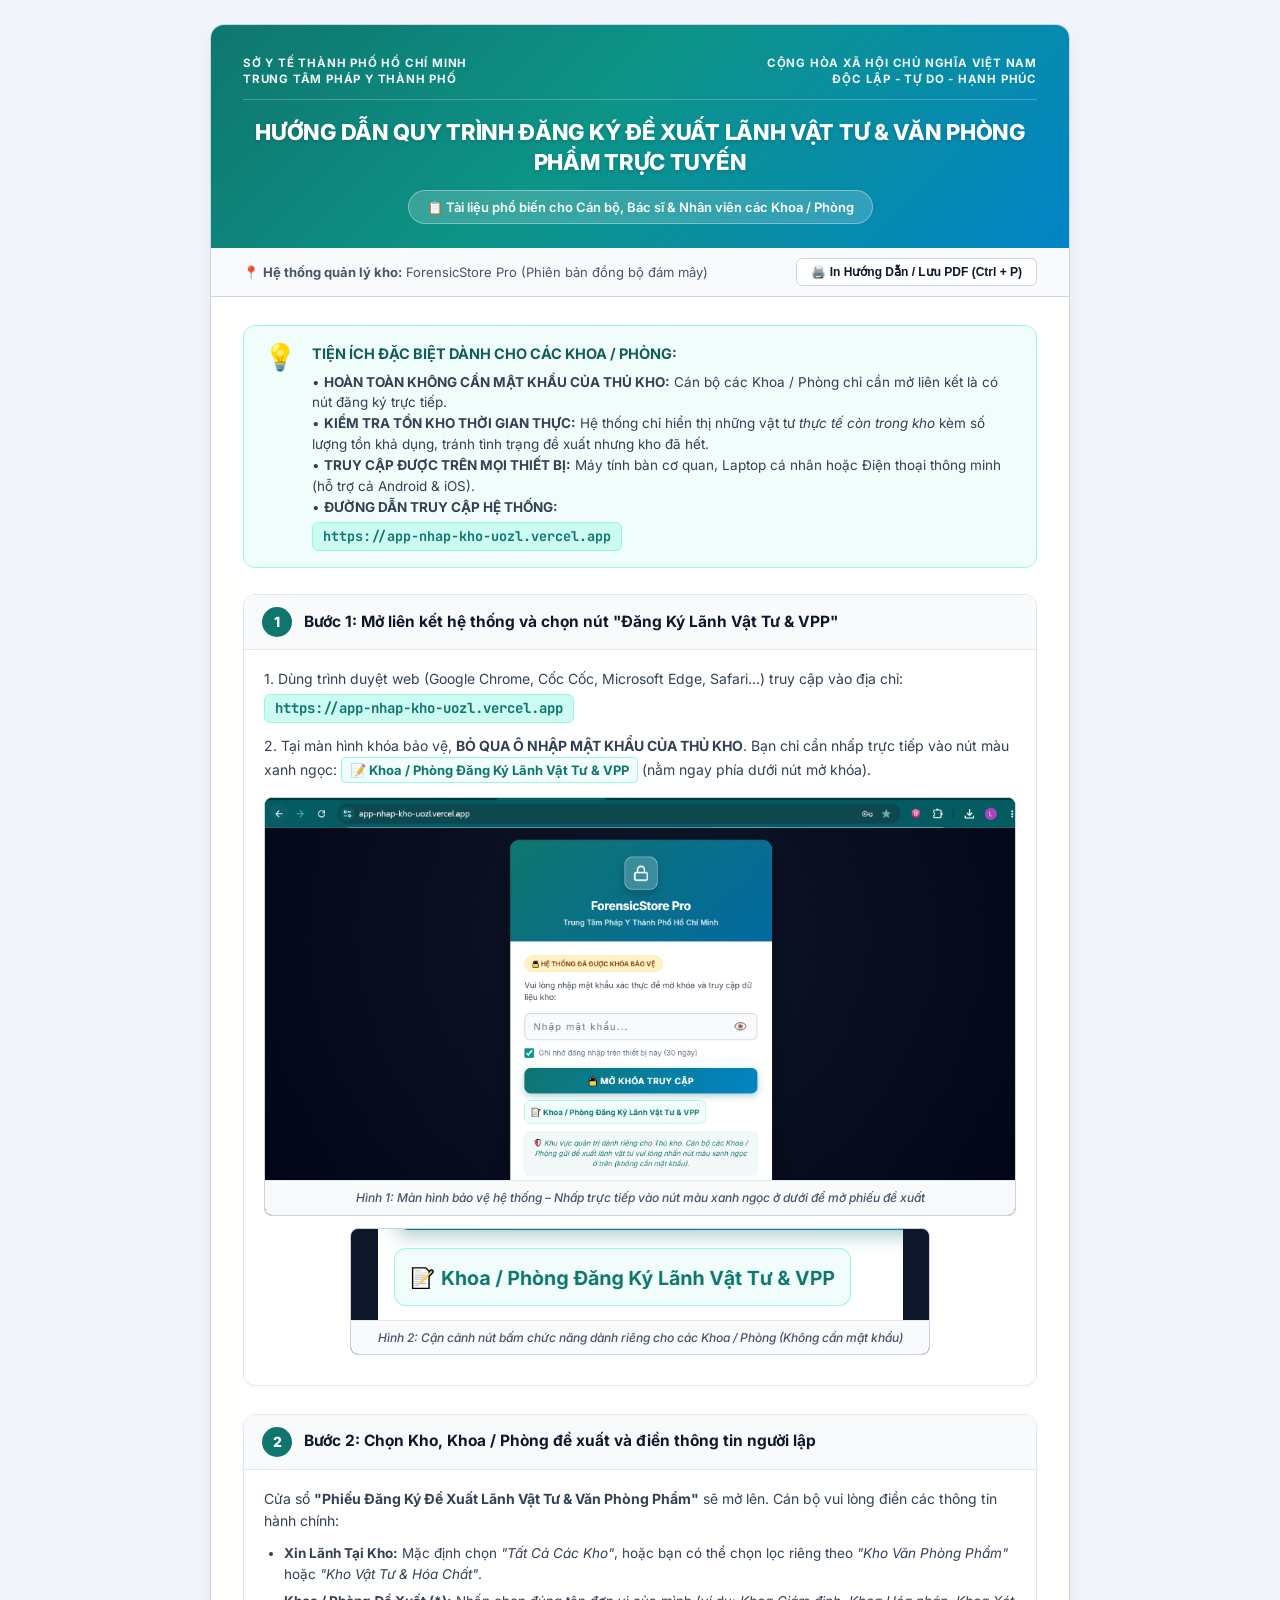
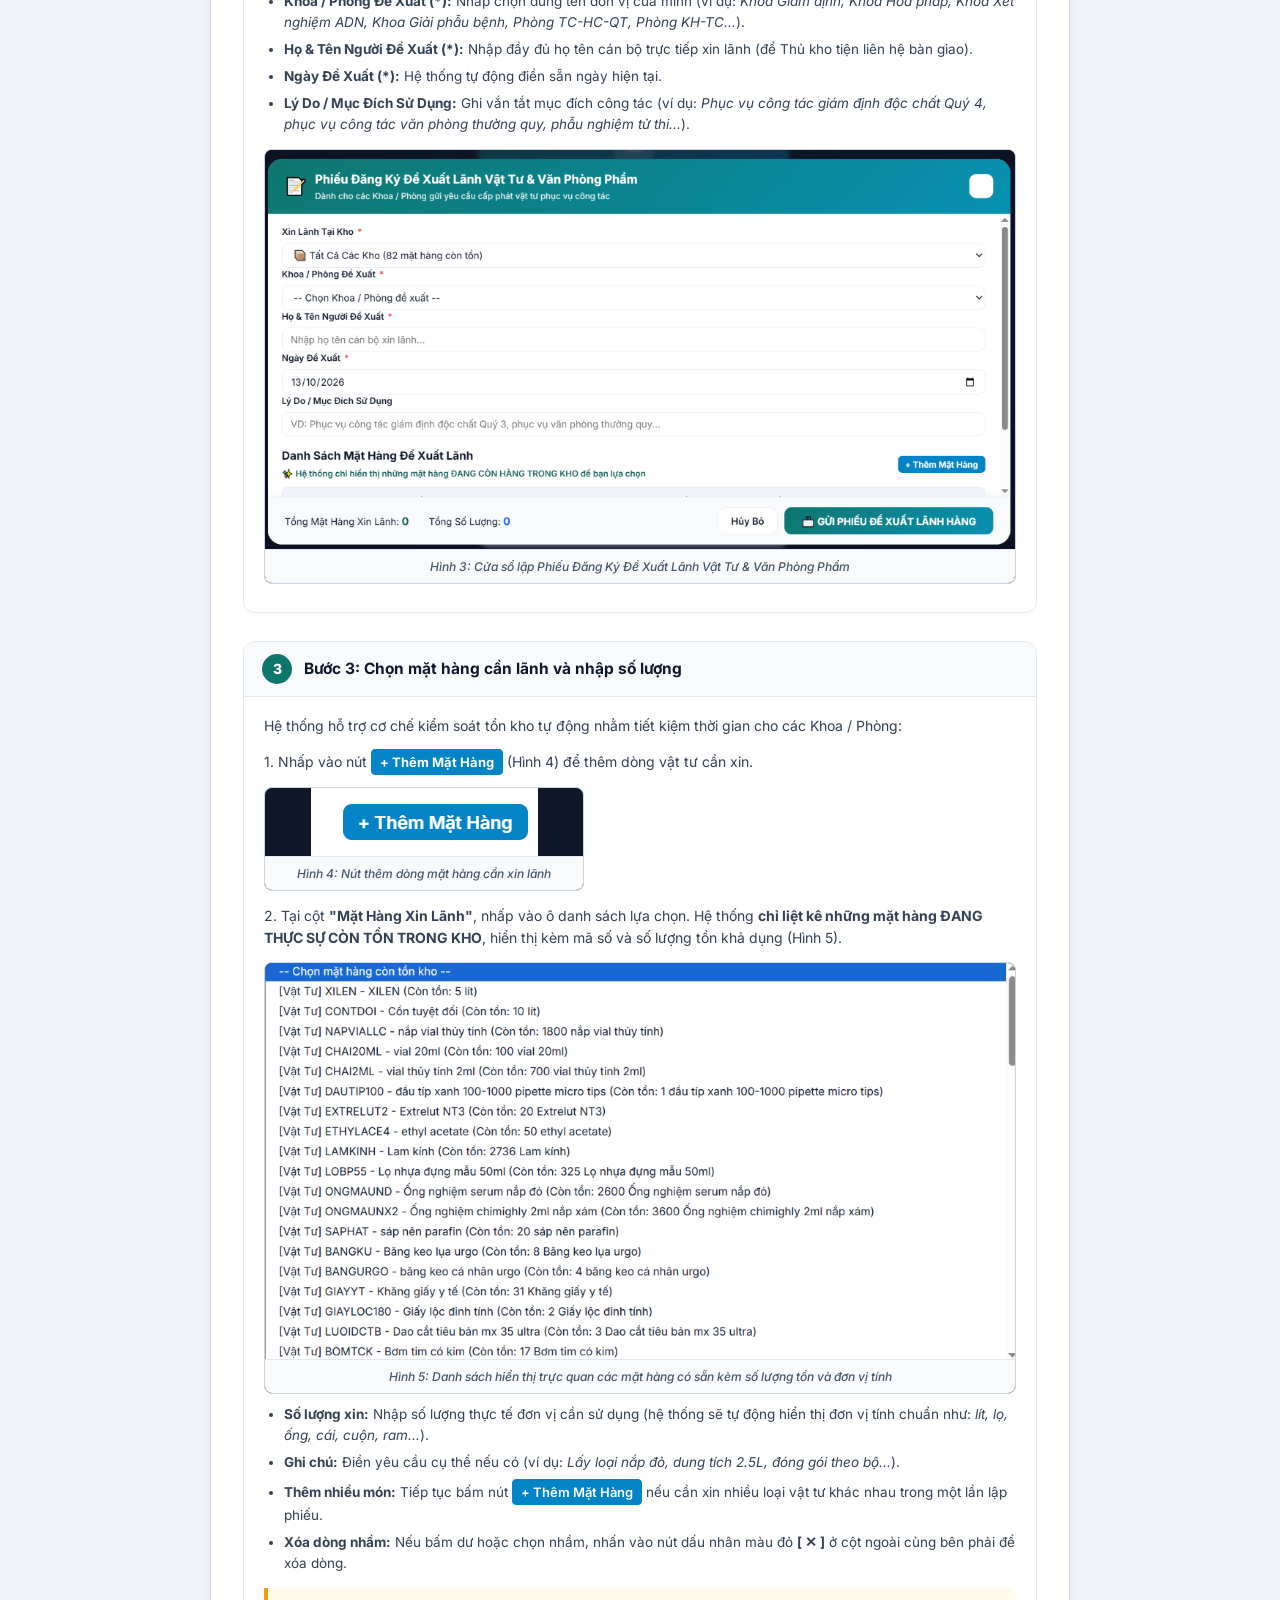
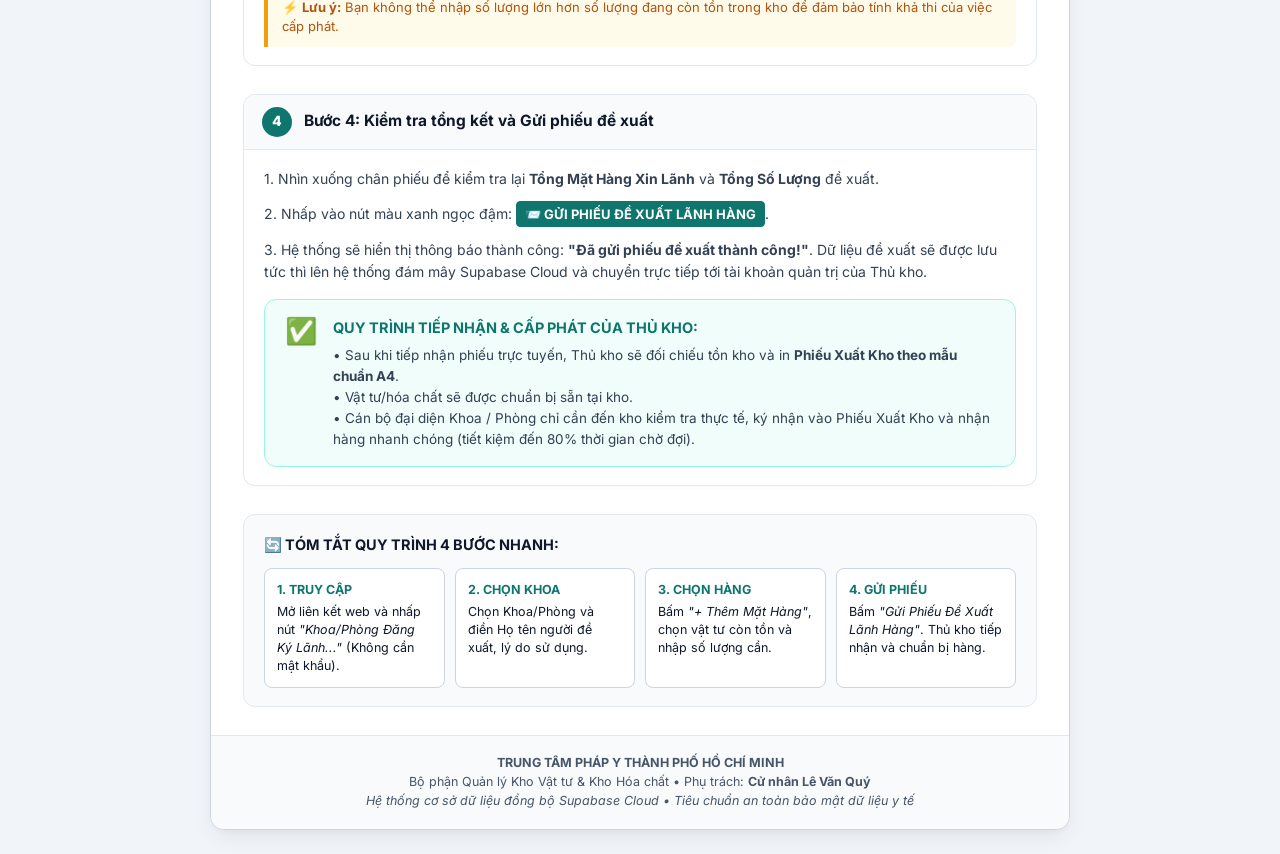
<file: HUONG_DAN_DANG_KY_LANH_VAT_TU.html>
<!DOCTYPE html>
<html lang="vi">
<head>
  <meta charset="UTF-8">
  <meta name="viewport" content="width=device-width, initial-scale=1.0">
  <title>Hướng Dẫn Đăng Ký Đề Xuất Lãnh Vật Tư & VPP - Trung Tâm Pháp Y TPHCM</title>
  <link rel="preconnect" href="https://fonts.googleapis.com">
  <link rel="preconnect" href="https://fonts.gstatic.com" crossorigin>
  <link href="https://fonts.googleapis.com/css2?family=Inter:wght@400;500;600;700;800&family=JetBrains+Mono:wght@500;700&display=swap" rel="stylesheet">
  <style>
    :root {
      --primary: #0f766e;
      --primary-light: #f0fdfa;
      --primary-border: #99f6e4;
      --primary-dark: #115e59;
      --secondary: #0284c7;
      --secondary-light: #e0f2fe;
      --accent: #0284c7;
      --text-main: #0f172a;
      --text-muted: #475569;
      --bg-page: #f1f5f9;
      --card-bg: #ffffff;
      --border: #cbd5e1;
      --warning-bg: #fffbeb;
      --warning-border: #fef3c7;
      --warning-text: #b45309;
    }

    * {
      box-sizing: border-box;
      margin: 0;
      padding: 0;
    }

    body {
      font-family: 'Inter', -apple-system, BlinkMacSystemFont, "Segoe UI", Roboto, Arial, sans-serif;
      background-color: var(--bg-page);
      color: var(--text-main);
      line-height: 1.6;
      padding: 24px 15px;
      -webkit-font-smoothing: antialiased;
    }

    .container {
      max-width: 860px;
      margin: 0 auto;
      background: var(--card-bg);
      border-radius: 14px;
      box-shadow: 0 10px 25px -5px rgba(0, 0, 0, 0.08), 0 4px 6px -2px rgba(0, 0, 0, 0.03);
      border: 1px solid var(--border);
      overflow: hidden;
    }

    /* Top banner */
    .header-banner {
      background: linear-gradient(135deg, #0f766e 0%, #0d9488 45%, #0284c7 100%);
      color: white;
      padding: 30px 32px 24px;
      text-align: center;
      position: relative;
    }

    .org-header {
      display: flex;
      justify-content: space-between;
      align-items: center;
      border-bottom: 1px solid rgba(255, 255, 255, 0.25);
      padding-bottom: 12px;
      margin-bottom: 18px;
      font-size: 11.5px;
      font-weight: 700;
      letter-spacing: 0.8px;
      text-transform: uppercase;
      opacity: 0.95;
    }

    .org-left {
      text-align: left;
      line-height: 1.4;
    }

    .org-right {
      text-align: right;
      line-height: 1.4;
    }

    .doc-title {
      font-size: 22px;
      font-weight: 800;
      line-height: 1.35;
      margin-bottom: 12px;
      letter-spacing: -0.3px;
      text-shadow: 0 2px 4px rgba(0,0,0,0.15);
    }

    .doc-badge {
      display: inline-flex;
      align-items: center;
      gap: 6px;
      background: rgba(255, 255, 255, 0.18);
      backdrop-filter: blur(8px);
      padding: 6px 18px;
      border-radius: 20px;
      font-size: 13px;
      font-weight: 600;
      border: 1px solid rgba(255, 255, 255, 0.35);
    }

    /* Action bar */
    .action-bar {
      display: flex;
      justify-content: space-between;
      align-items: center;
      background: #f8fafc;
      padding: 10px 32px;
      border-bottom: 1px solid var(--border);
      font-size: 13px;
      color: var(--text-muted);
    }

    .btn-print {
      background: white;
      border: 1px solid #cbd5e1;
      padding: 6px 14px;
      border-radius: 6px;
      font-size: 12px;
      font-weight: 600;
      color: var(--text-main);
      cursor: pointer;
      display: inline-flex;
      align-items: center;
      gap: 6px;
      transition: all 0.2s;
    }

    .btn-print:hover {
      background: #f1f5f9;
      border-color: #94a3b8;
    }

    /* Content Area */
    .content {
      padding: 28px 32px;
    }

    /* Callout Box */
    .callout-box {
      background: var(--primary-light);
      border: 1.5px solid var(--primary-border);
      border-radius: 12px;
      padding: 16px 20px;
      margin-bottom: 26px;
      display: flex;
      gap: 16px;
      align-items: flex-start;
    }

    .callout-icon {
      font-size: 26px;
      line-height: 1;
      flex-shrink: 0;
      margin-top: 2px;
    }

    .callout-title {
      font-weight: 700;
      color: var(--primary-dark);
      font-size: 14.5px;
      margin-bottom: 6px;
    }

    .callout-text {
      font-size: 13.5px;
      color: #334155;
      line-height: 1.55;
    }

    .link-highlight {
      font-family: 'JetBrains Mono', monospace;
      background: #ccfbf1;
      color: #0f766e;
      padding: 3px 10px;
      border-radius: 6px;
      font-weight: 700;
      text-decoration: none;
      border: 1px solid #99f6e4;
      word-break: break-all;
      display: inline-block;
      margin-top: 4px;
    }

    /* Step Card */
    .step-card {
      margin-bottom: 28px;
      border: 1.5px solid #e2e8f0;
      border-radius: 12px;
      background: #ffffff;
      overflow: hidden;
      box-shadow: 0 2px 4px rgba(0,0,0,0.02);
      page-break-inside: avoid;
    }

    .step-header {
      background: #f8fafc;
      padding: 12px 18px;
      border-bottom: 1.5px solid #e2e8f0;
      display: flex;
      align-items: center;
      gap: 12px;
    }

    .step-number {
      width: 30px;
      height: 30px;
      background: var(--primary);
      color: white;
      border-radius: 50%;
      display: flex;
      align-items: center;
      justify-content: center;
      font-weight: 800;
      font-size: 14px;
      flex-shrink: 0;
    }

    .step-title {
      font-size: 15.5px;
      font-weight: 700;
      color: var(--text-main);
    }

    .step-body {
      padding: 18px 20px;
    }

    .step-body p {
      margin-bottom: 12px;
      font-size: 14px;
      color: #334155;
      line-height: 1.55;
    }

    .step-body ul {
      margin-left: 20px;
      margin-bottom: 14px;
      color: #334155;
      font-size: 13.5px;
      line-height: 1.55;
    }

    .step-body li {
      margin-bottom: 6px;
    }

    .highlight-badge {
      display: inline-block;
      background: #f1f5f9;
      color: #0f172a;
      padding: 2px 8px;
      border-radius: 4px;
      font-weight: 600;
      border: 1px solid #cbd5e1;
      font-size: 13px;
    }

    /* Image Wrapper */
    .image-container {
      margin: 14px 0 10px;
      border-radius: 8px;
      overflow: hidden;
      border: 1.5px solid #cbd5e1;
      background: #0f172a;
      text-align: center;
    }

    .image-container img {
      max-width: 100%;
      height: auto;
      display: block;
      margin: 0 auto;
    }

    .image-caption {
      background: #f8fafc;
      border-top: 1px solid #e2e8f0;
      padding: 7px 12px;
      font-size: 12px;
      color: #475569;
      font-style: italic;
      font-weight: 500;
    }

    .tip-box {
      background: var(--warning-bg);
      border-left: 4px solid #f59e0b;
      padding: 10px 14px;
      border-radius: 0 8px 8px 0;
      margin-top: 12px;
      font-size: 13px;
      color: var(--warning-text);
      line-height: 1.5;
    }

    /* Summary Workflow */
    .summary-section {
      background: #f8fafc;
      border: 1.5px solid #e2e8f0;
      border-radius: 12px;
      padding: 18px 20px;
      margin-top: 24px;
      page-break-inside: avoid;
    }

    .summary-title {
      font-size: 14.5px;
      font-weight: 700;
      margin-bottom: 12px;
      color: var(--text-main);
      display: flex;
      align-items: center;
      gap: 8px;
    }

    .flow-steps {
      display: grid;
      grid-template-columns: repeat(4, 1fr);
      gap: 10px;
    }

    @media (max-width: 768px) {
      .flow-steps {
        grid-template-columns: repeat(2, 1fr);
      }
    }

    .flow-box {
      background: white;
      padding: 12px;
      border-radius: 8px;
      border: 1px solid #cbd5e1;
      font-size: 12.5px;
      line-height: 1.45;
    }

    .flow-box-header {
      font-weight: 700;
      color: var(--primary);
      margin-bottom: 4px;
      font-size: 12.5px;
    }

    /* Footer */
    .footer {
      border-top: 1.5px solid #e2e8f0;
      padding: 18px 32px;
      background: #f8fafc;
      font-size: 12.5px;
      color: var(--text-muted);
      text-align: center;
      line-height: 1.5;
    }

    /* Print & PDF Export Rules */
    @media print {
      @page {
        size: A4;
        margin: 10mm 12mm;
      }
      * {
        -webkit-print-color-adjust: exact !important;
        print-color-adjust: exact !important;
      }
      body {
        background: white;
        padding: 0;
      }
      .container {
        box-shadow: none;
        border: none;
        max-width: 100%;
        border-radius: 0;
      }
      .action-bar {
        display: none !important;
      }
      .step-card {
        page-break-inside: avoid;
        margin-bottom: 18px;
      }
      .header-banner {
        padding: 20px 24px;
      }
      .content {
        padding: 16px 20px;
      }
      .footer {
        padding: 12px 20px;
      }
    }
  </style>
</head>
<body>

  <div class="container">
    <!-- Header Banner -->
    <header class="header-banner">
      <div class="org-header">
        <div class="org-left">
          SỞ Y TẾ THÀNH PHỐ HỒ CHÍ MINH<br>
          <strong>TRUNG TÂM PHÁP Y THÀNH PHỐ</strong>
        </div>
        <div class="org-right">
          CỘNG HÒA XÃ HỘI CHỦ NGHĨA VIỆT NAM<br>
          <strong>Độc lập - Tự do - Hạnh phúc</strong>
        </div>
      </div>
      <h1 class="doc-title">HƯỚNG DẪN QUY TRÌNH ĐĂNG KÝ ĐỀ XUẤT LÃNH VẬT TƯ & VĂN PHÒNG PHẨM TRỰC TUYẾN</h1>
      <div class="doc-badge">
        <span>📋 Tài liệu phổ biến cho Cán bộ, Bác sĩ & Nhân viên các Khoa / Phòng</span>
      </div>
    </header>

    <!-- Action Bar -->
    <div class="action-bar">
      <div>📍 <strong>Hệ thống quản lý kho:</strong> ForensicStore Pro (Phiên bản đồng bộ đám mây)</div>
      <button class="btn-print" onclick="window.print()">
        🖨️ In Hướng Dẫn / Lưu PDF (Ctrl + P)
      </button>
    </div>

    <!-- Main Content -->
    <main class="content">

      <!-- Important Notice -->
      <div class="callout-box">
        <div class="callout-icon">💡</div>
        <div>
          <div class="callout-title">TIỆN ÍCH ĐẶC BIỆT DÀNH CHO CÁC KHOA / PHÒNG:</div>
          <div class="callout-text">
            • <strong>HOÀN TOÀN KHÔNG CẦN MẬT KHẨU CỦA THỦ KHO:</strong> Cán bộ các Khoa / Phòng chỉ cần mở liên kết là có nút đăng ký trực tiếp.<br>
            • <strong>KIỂM TRA TỒN KHO THỜI GIAN THỰC:</strong> Hệ thống chỉ hiển thị những vật tư <em>thực tế còn trong kho</em> kèm số lượng tồn khả dụng, tránh tình trạng đề xuất nhưng kho đã hết.<br>
            • <strong>TRUY CẬP ĐƯỢC TRÊN MỌI THIẾT BỊ:</strong> Máy tính bàn cơ quan, Laptop cá nhân hoặc Điện thoại thông minh (hỗ trợ cả Android & iOS).<br>
            • <strong>ĐƯỜNG DẪN TRUY CẬP HỆ THỐNG:</strong><br>
            <a href="https://app-nhap-kho-uozl.vercel.app" target="_blank" class="link-highlight">https://app-nhap-kho-uozl.vercel.app</a>
          </div>
        </div>
      </div>

      <!-- BƯỚC 1 -->
      <section class="step-card">
        <div class="step-header">
          <div class="step-number">1</div>
          <h2 class="step-title">Bước 1: Mở liên kết hệ thống và chọn nút "Đăng Ký Lãnh Vật Tư & VPP"</h2>
        </div>
        <div class="step-body">
          <p>
            1. Dùng trình duyệt web (Google Chrome, Cốc Cốc, Microsoft Edge, Safari...) truy cập vào địa chỉ: 
            <a href="https://app-nhap-kho-uozl.vercel.app" target="_blank" class="link-highlight">https://app-nhap-kho-uozl.vercel.app</a>
          </p>
          <p>
            2. Tại màn hình khóa bảo vệ, <strong>BỎ QUA Ô NHẬP MẬT KHẨU CỦA THỦ KHO</strong>. Bạn chỉ cần nhấp trực tiếp vào nút màu xanh ngọc:
            <span class="highlight-badge" style="color: #0f766e; border-color: #99f6e4; background: #f0fdfa; font-weight: 700;">📝 Khoa / Phòng Đăng Ký Lãnh Vật Tư & VPP</span> (nằm ngay phía dưới nút mở khóa).
          </p>

          <div class="image-container">
            <img src="images/buoc-1-man-hinh-dang-nhap.png" alt="Màn hình khóa đăng nhập hệ thống">
            <div class="image-caption">Hình 1: Màn hình bảo vệ hệ thống – Nhấp trực tiếp vào nút màu xanh ngọc ở dưới để mở phiếu đề xuất</div>
          </div>

          <div class="image-container" style="max-width: 580px; margin: 12px auto;">
            <img src="images/buoc-1-nut-dang-ky.png" alt="Cận cảnh nút bấm đăng ký lãnh vật tư">
            <div class="image-caption">Hình 2: Cận cảnh nút bấm chức năng dành riêng cho các Khoa / Phòng (Không cần mật khẩu)</div>
          </div>
        </div>
      </section>

      <!-- BƯỚC 2 -->
      <section class="step-card">
        <div class="step-header">
          <div class="step-number">2</div>
          <h2 class="step-title">Bước 2: Chọn Kho, Khoa / Phòng đề xuất và điền thông tin người lập</h2>
        </div>
        <div class="step-body">
          <p>Cửa sổ <strong>"Phiếu Đăng Ký Đề Xuất Lãnh Vật Tư & Văn Phòng Phẩm"</strong> sẽ mở lên. Cán bộ vui lòng điền các thông tin hành chính:</p>
          
          <ul>
            <li><strong>Xin Lãnh Tại Kho:</strong> Mặc định chọn <em>"Tất Cả Các Kho"</em>, hoặc bạn có thể chọn lọc riêng theo <em>"Kho Văn Phòng Phẩm"</em> hoặc <em>"Kho Vật Tư & Hóa Chất"</em>.</li>
            <li><strong>Khoa / Phòng Đề Xuất (*):</strong> Nhấp chọn đúng tên đơn vị của mình (ví dụ: <em>Khoa Giám định, Khoa Hóa pháp, Khoa Xét nghiệm ADN, Khoa Giải phẫu bệnh, Phòng TC-HC-QT, Phòng KH-TC...</em>).</li>
            <li><strong>Họ & Tên Người Đề Xuất (*):</strong> Nhập đầy đủ họ tên cán bộ trực tiếp xin lãnh (để Thủ kho tiện liên hệ bàn giao).</li>
            <li><strong>Ngày Đề Xuất (*):</strong> Hệ thống tự động điền sẵn ngày hiện tại.</li>
            <li><strong>Lý Do / Mục Đích Sử Dụng:</strong> Ghi vắn tắt mục đích công tác (ví dụ: <em>Phục vụ công tác giám định độc chất Quý 4, phục vụ công tác văn phòng thường quy, phẫu nghiệm tử thi...</em>).</li>
          </ul>

          <div class="image-container">
            <img src="images/buoc-2-phieu-de-xuat.png" alt="Cửa sổ Phiếu Đăng Ký Đề Xuất Lãnh Vật Tư">
            <div class="image-caption">Hình 3: Cửa sổ lập Phiếu Đăng Ký Đề Xuất Lãnh Vật Tư & Văn Phòng Phẩm</div>
          </div>
        </div>
      </section>

      <!-- BƯỚC 3 -->
      <section class="step-card">
        <div class="step-header">
          <div class="step-number">3</div>
          <h2 class="step-title">Bước 3: Chọn mặt hàng cần lãnh và nhập số lượng</h2>
        </div>
        <div class="step-body">
          <p>Hệ thống hỗ trợ cơ chế kiểm soát tồn kho tự động nhằm tiết kiệm thời gian cho các Khoa / Phòng:</p>

          <p>
            1. Nhấp vào nút <span class="highlight-badge" style="background:#0284c7; color:white; border-color:#0284c7; font-weight:700;">+ Thêm Mặt Hàng</span> (Hình 4) để thêm dòng vật tư cần xin.
          </p>

          <div class="image-container" style="max-width: 320px; margin: 10px 0 14px 0;">
            <img src="images/buoc-3-nut-them-hang.png" alt="Nút thêm mặt hàng">
            <div class="image-caption">Hình 4: Nút thêm dòng mặt hàng cần xin lãnh</div>
          </div>

          <p>
            2. Tại cột <strong>"Mặt Hàng Xin Lãnh"</strong>, nhấp vào ô danh sách lựa chọn. Hệ thống <strong>chỉ liệt kê những mặt hàng ĐANG THỰC SỰ CÒN TỒN TRONG KHO</strong>, hiển thị kèm mã số và số lượng tồn khả dụng (Hình 5).
          </p>

          <div class="image-container">
            <img src="images/buoc-3-danh-sach-ton-kho.png" alt="Danh sách mặt hàng còn tồn kho để lựa chọn">
            <div class="image-caption">Hình 5: Danh sách hiển thị trực quan các mặt hàng có sẵn kèm số lượng tồn và đơn vị tính</div>
          </div>

          <ul>
            <li><strong>Số lượng xin:</strong> Nhập số lượng thực tế đơn vị cần sử dụng (hệ thống sẽ tự động hiển thị đơn vị tính chuẩn như: <em>lít, lọ, ống, cái, cuộn, ram...</em>).</li>
            <li><strong>Ghi chú:</strong> Điền yêu cầu cụ thể nếu có (ví dụ: <em>Lấy loại nắp đỏ, dung tích 2.5L, đóng gói theo bộ...</em>).</li>
            <li><strong>Thêm nhiều món:</strong> Tiếp tục bấm nút <span class="highlight-badge" style="background:#0284c7; color:white; border-color:#0284c7;">+ Thêm Mặt Hàng</span> nếu cần xin nhiều loại vật tư khác nhau trong một lần lập phiếu.</li>
            <li><strong>Xóa dòng nhầm:</strong> Nếu bấm dư hoặc chọn nhầm, nhấn vào nút dấu nhân màu đỏ <strong>[ ✕ ]</strong> ở cột ngoài cùng bên phải để xóa dòng.</li>
          </ul>

          <div class="tip-box">
            ⚡ <strong>Lưu ý:</strong> Bạn không thể nhập số lượng lớn hơn số lượng đang còn tồn trong kho để đảm bảo tính khả thi của việc cấp phát.
          </div>
        </div>
      </section>

      <!-- BƯỚC 4 -->
      <section class="step-card">
        <div class="step-header">
          <div class="step-number">4</div>
          <h2 class="step-title">Bước 4: Kiểm tra tổng kết và Gửi phiếu đề xuất</h2>
        </div>
        <div class="step-body">
          <p>
            1. Nhìn xuống chân phiếu để kiểm tra lại <strong>Tổng Mặt Hàng Xin Lãnh</strong> và <strong>Tổng Số Lượng</strong> đề xuất.
          </p>
          <p>
            2. Nhấp vào nút màu xanh ngọc đậm: <span class="highlight-badge" style="background:#0f766e; color:white; border-color:#0f766e; font-weight:700;">📨 GỬI PHIẾU ĐỀ XUẤT LÃNH HÀNG</span>.
          </p>
          <p>
            3. Hệ thống sẽ hiển thị thông báo thành công: <strong>"Đã gửi phiếu đề xuất thành công!"</strong>. Dữ liệu đề xuất sẽ được lưu tức thì lên hệ thống đám mây Supabase Cloud và chuyển trực tiếp tới tài khoản quản trị của Thủ kho.
          </p>

          <div class="callout-box" style="margin-top: 16px; margin-bottom: 0;">
            <div class="callout-icon">✅</div>
            <div>
              <div class="callout-title" style="color:#0f766e;">QUY TRÌNH TIẾP NHẬN & CẤP PHÁT CỦA THỦ KHO:</div>
              <div class="callout-text">
                • Sau khi tiếp nhận phiếu trực tuyến, Thủ kho sẽ đối chiếu tồn kho và in <strong>Phiếu Xuất Kho theo mẫu chuẩn A4</strong>.<br>
                • Vật tư/hóa chất sẽ được chuẩn bị sẵn tại kho.<br>
                • Cán bộ đại diện Khoa / Phòng chỉ cần đến kho kiểm tra thực tế, ký nhận vào Phiếu Xuất Kho và nhận hàng nhanh chóng (tiết kiệm đến 80% thời gian chờ đợi).
              </div>
            </div>
          </div>
        </div>
      </section>

      <!-- Summary Workflow -->
      <div class="summary-section">
        <div class="summary-title">
          <span>🔄 TÓM TẮT QUY TRÌNH 4 BƯỚC NHANH:</span>
        </div>
        <div class="flow-steps">
          <div class="flow-box">
            <div class="flow-box-header">1. TRUY CẬP</div>
            Mở liên kết web và nhấp nút <em>"Khoa/Phòng Đăng Ký Lãnh..."</em> (Không cần mật khẩu).
          </div>
          <div class="flow-box">
            <div class="flow-box-header">2. CHỌN KHOA</div>
            Chọn Khoa/Phòng và điền Họ tên người đề xuất, lý do sử dụng.
          </div>
          <div class="flow-box">
            <div class="flow-box-header">3. CHỌN HÀNG</div>
            Bấm <em>"+ Thêm Mặt Hàng"</em>, chọn vật tư còn tồn và nhập số lượng cần.
          </div>
          <div class="flow-box">
            <div class="flow-box-header">4. GỬI PHIẾU</div>
            Bấm <em>"Gửi Phiếu Đề Xuất Lãnh Hàng"</em>. Thủ kho tiếp nhận và chuẩn bị hàng.
          </div>
        </div>
      </div>

    </main>

    <!-- Footer -->
    <footer class="footer">
      <strong>TRUNG TÂM PHÁP Y THÀNH PHỐ HỒ CHÍ MINH</strong><br>
      Bộ phận Quản lý Kho Vật tư & Kho Hóa chất • Phụ trách: <strong>Cử nhân Lê Văn Quý</strong><br>
      <em>Hệ thống cơ sở dữ liệu đồng bộ Supabase Cloud • Tiêu chuẩn an toàn bảo mật dữ liệu y tế</em>
    </footer>
  </div>

</body>
</html>
</file>
